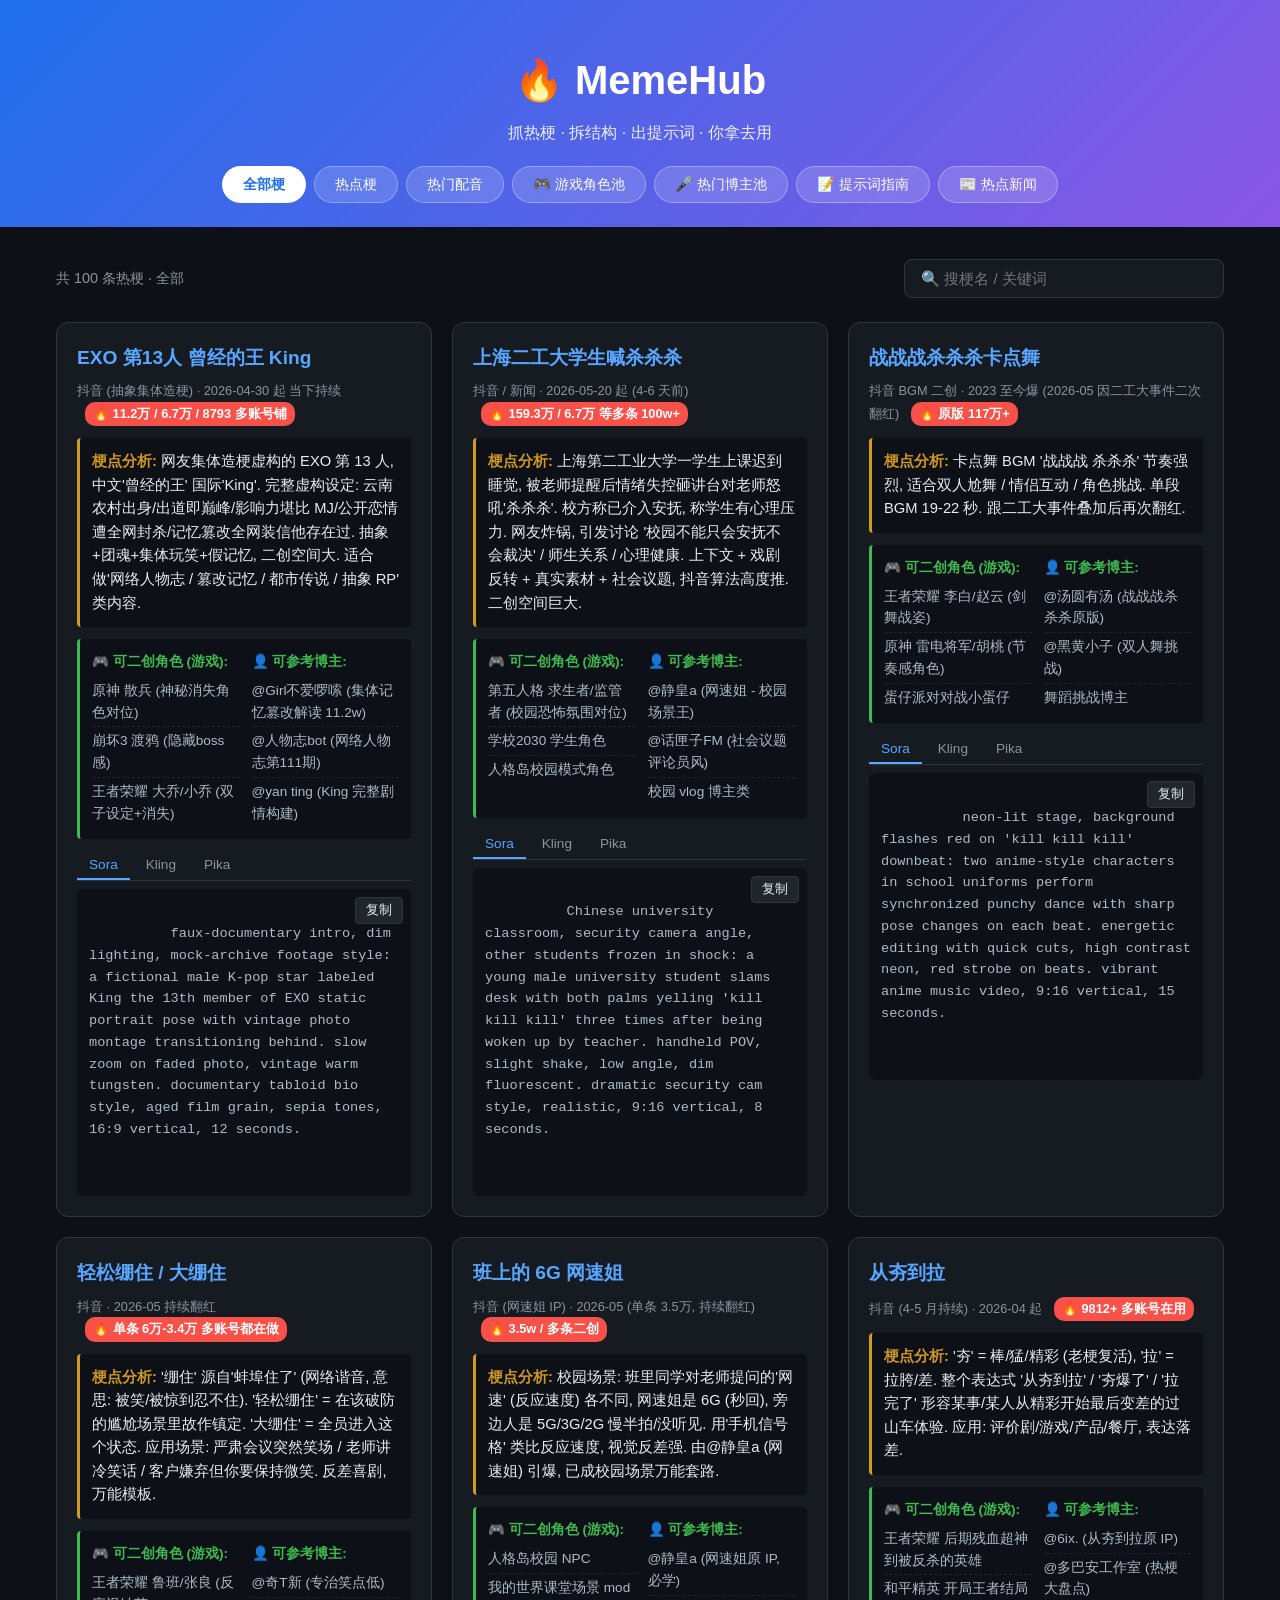
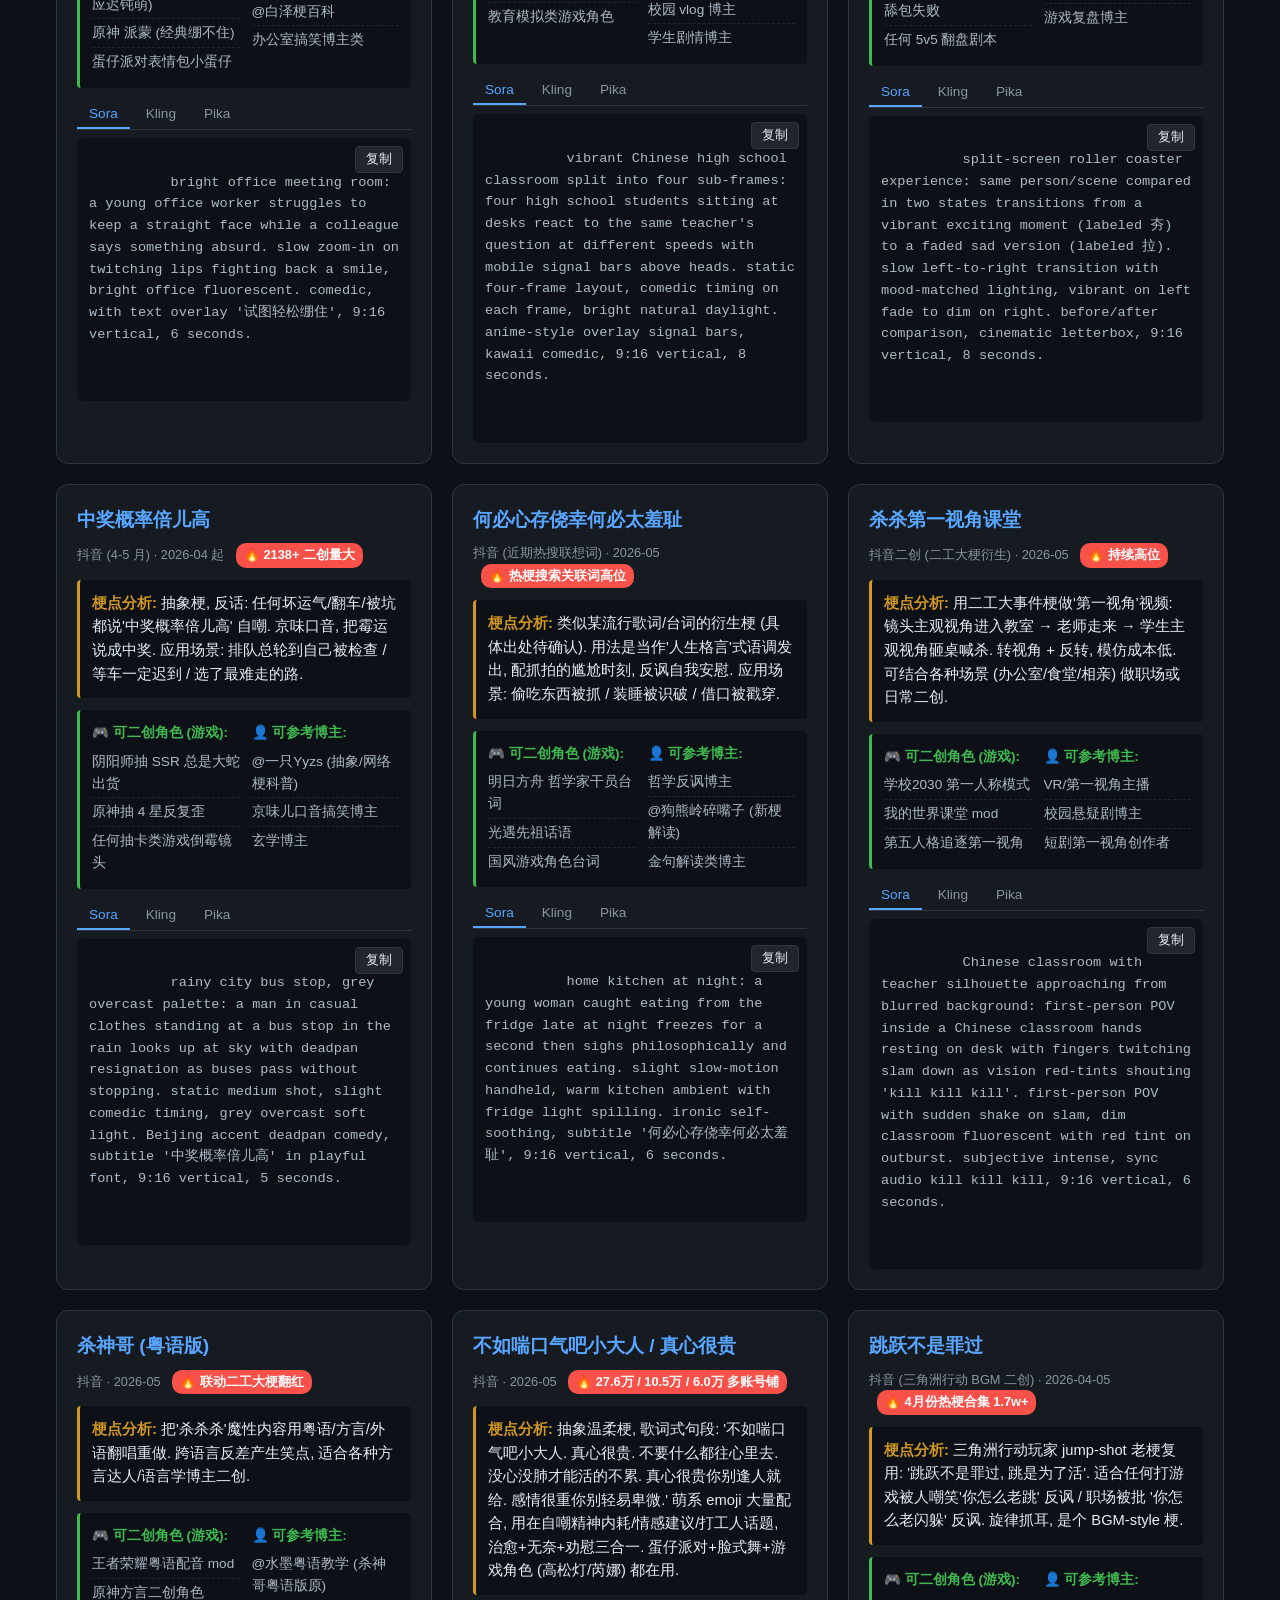
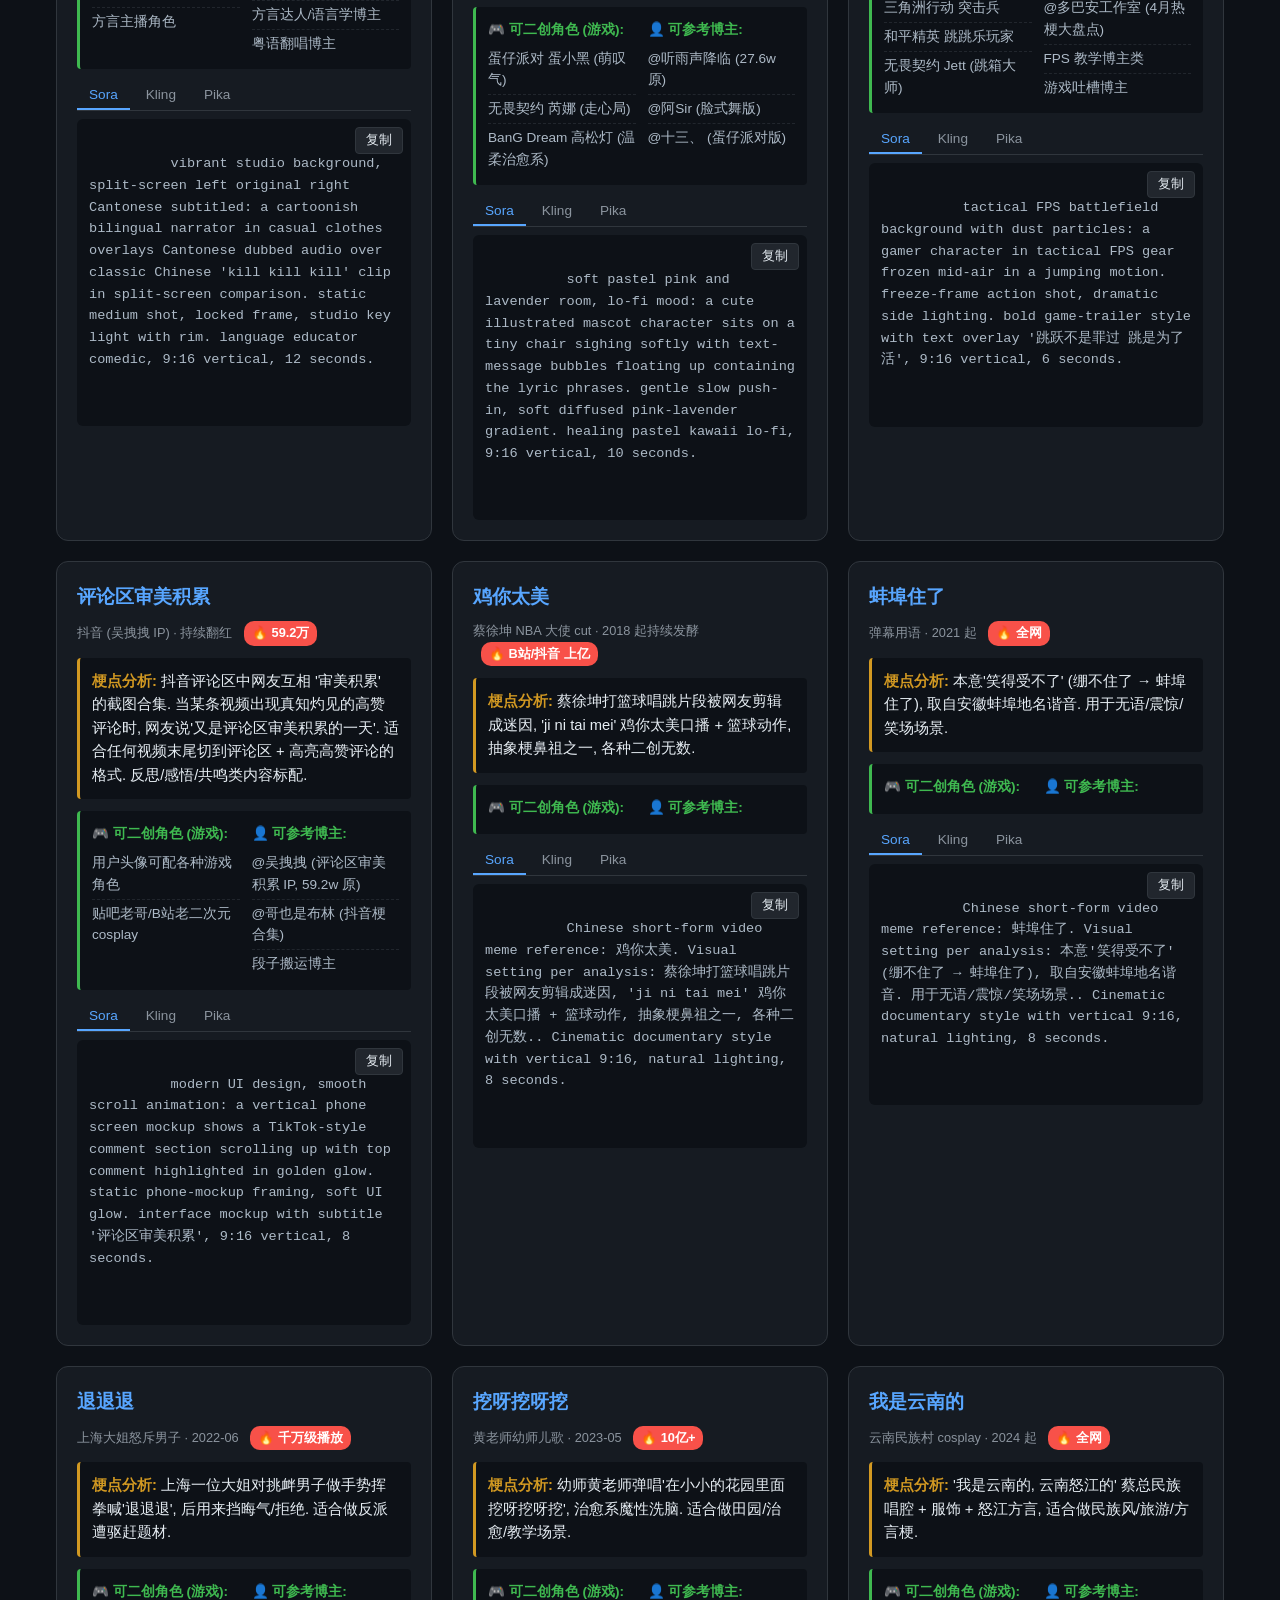
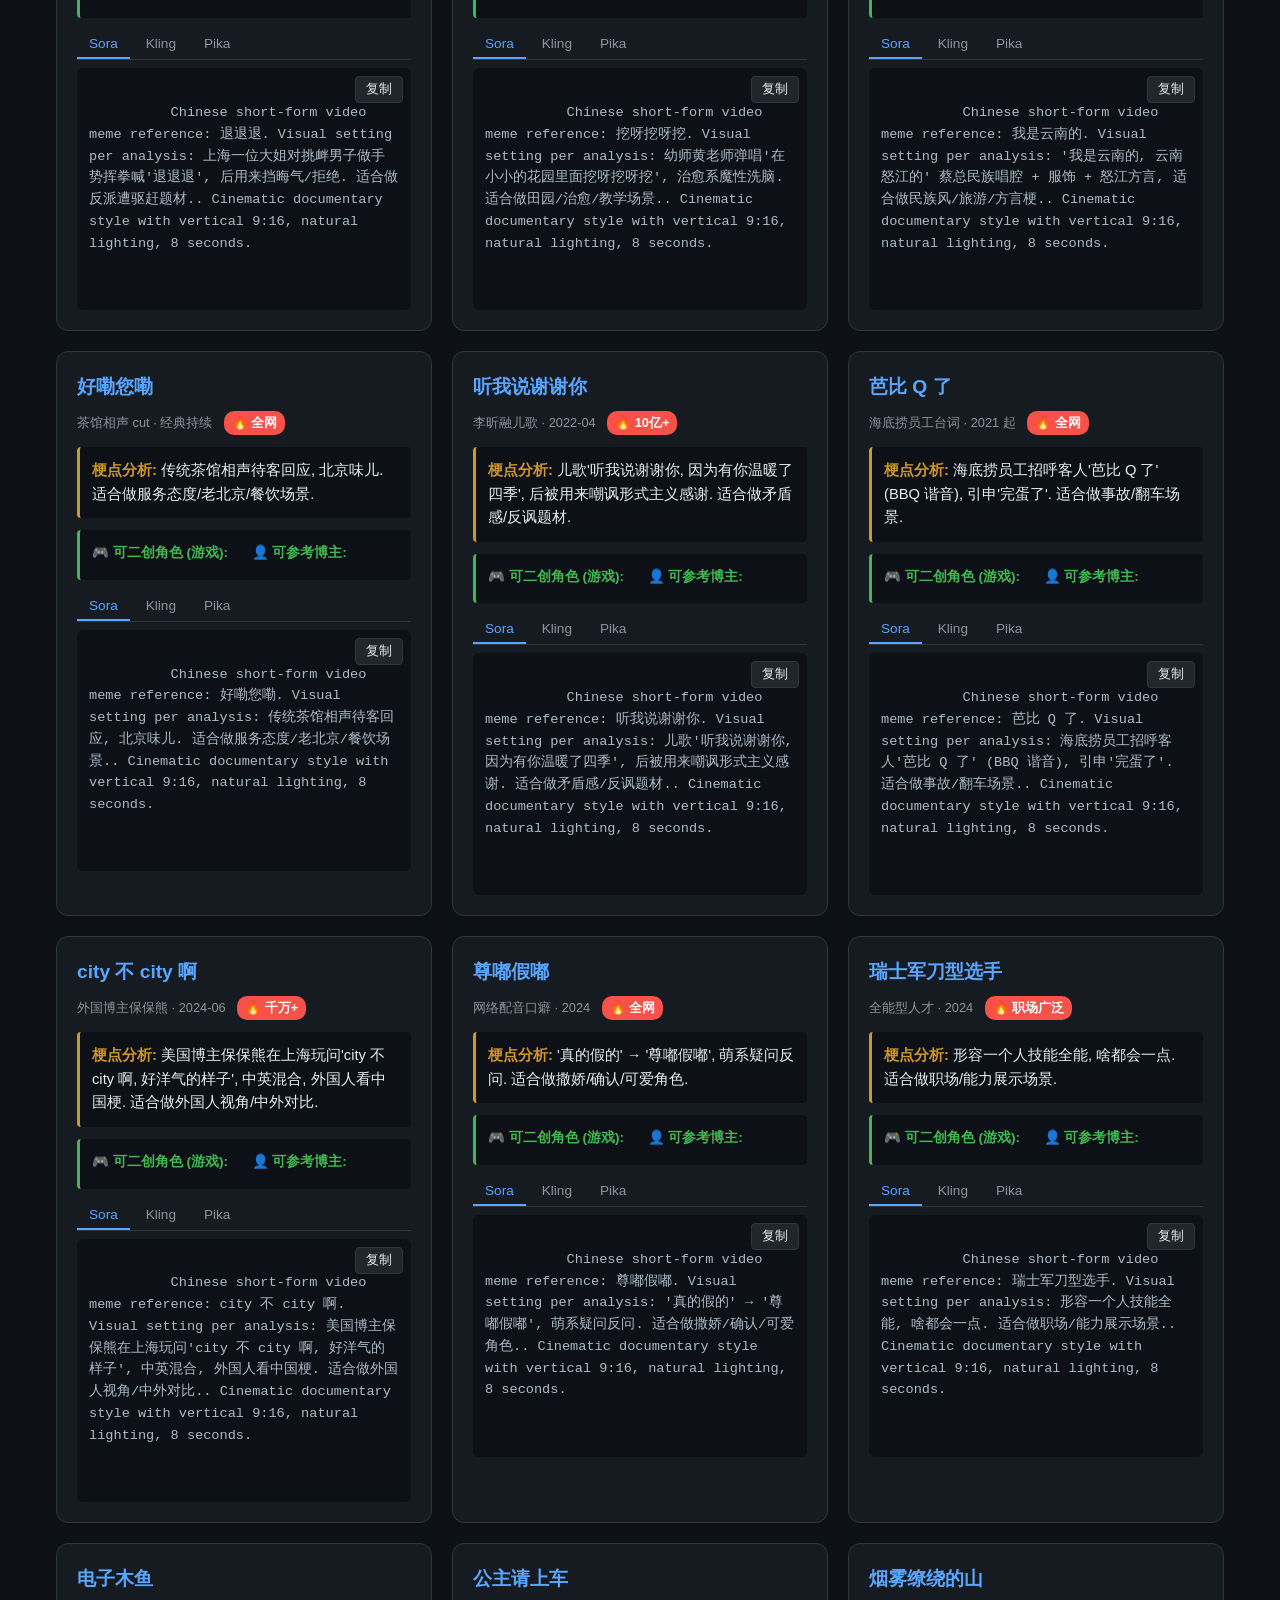
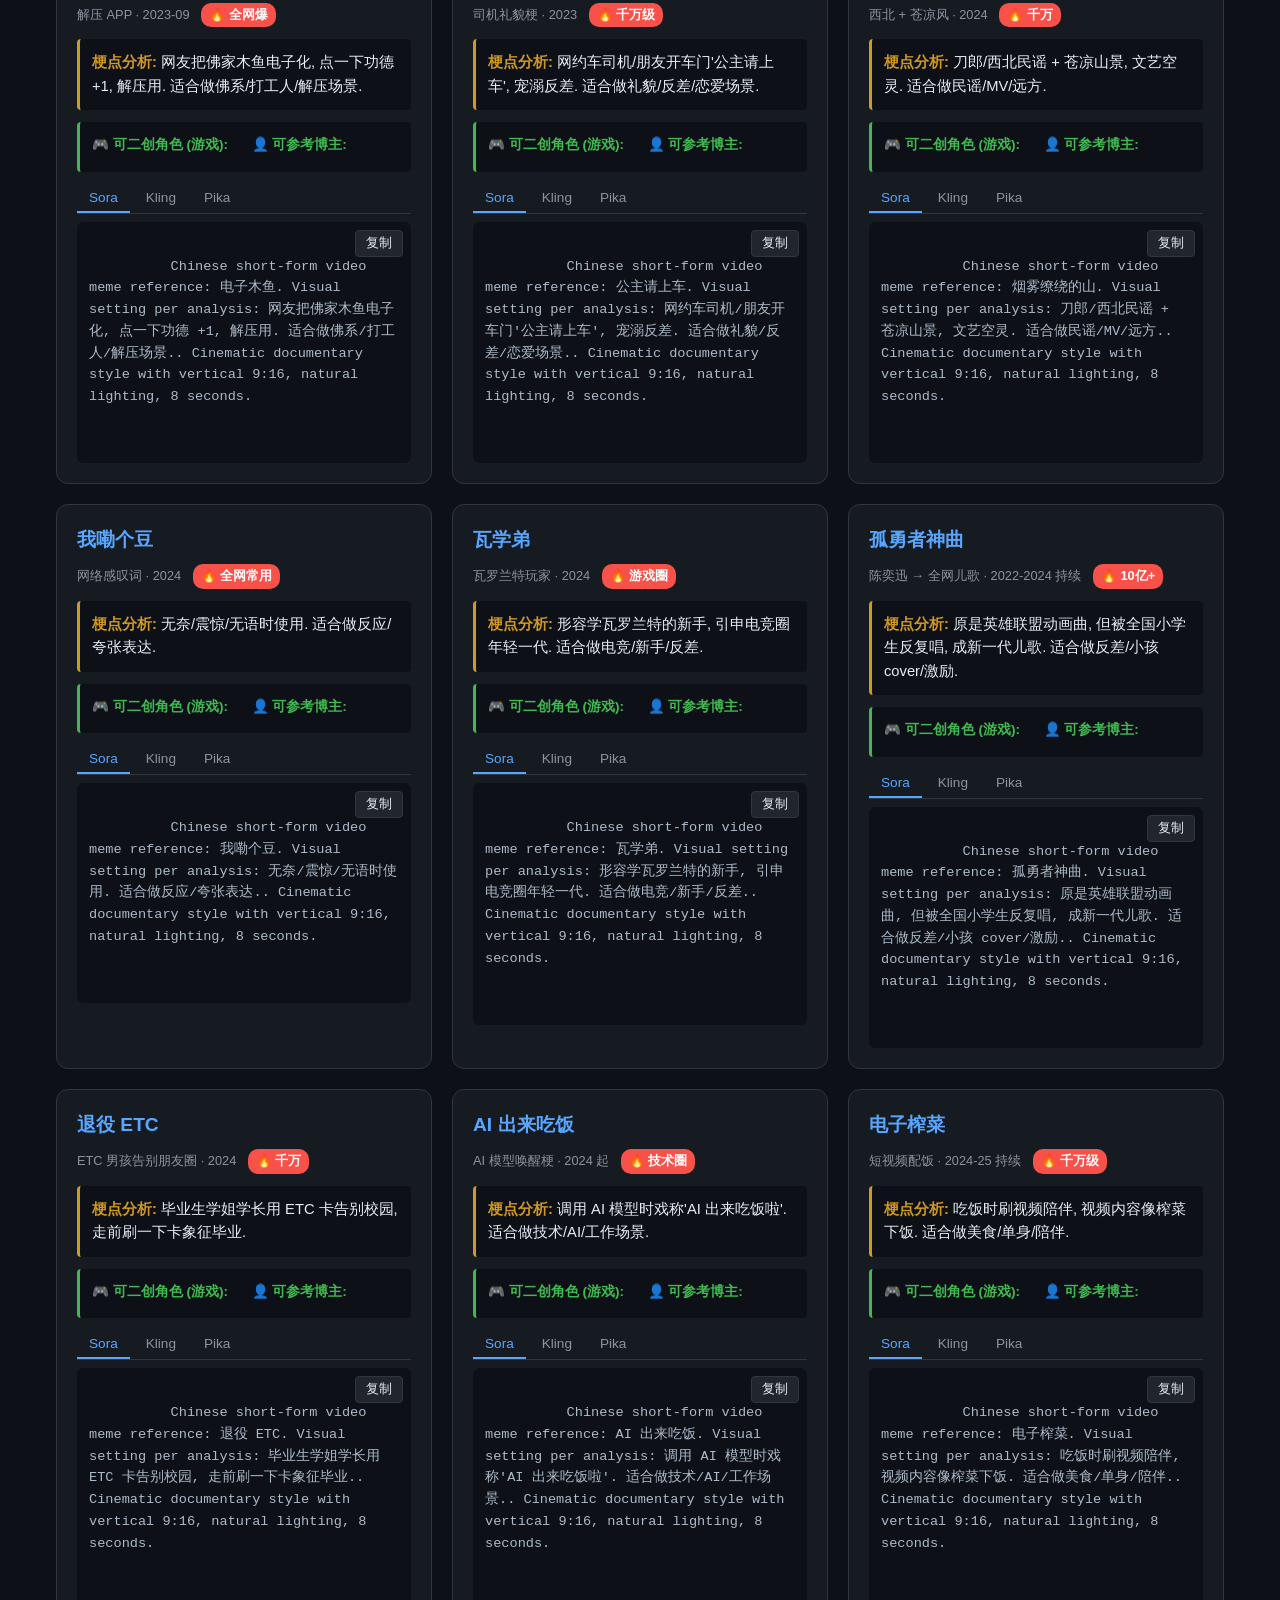
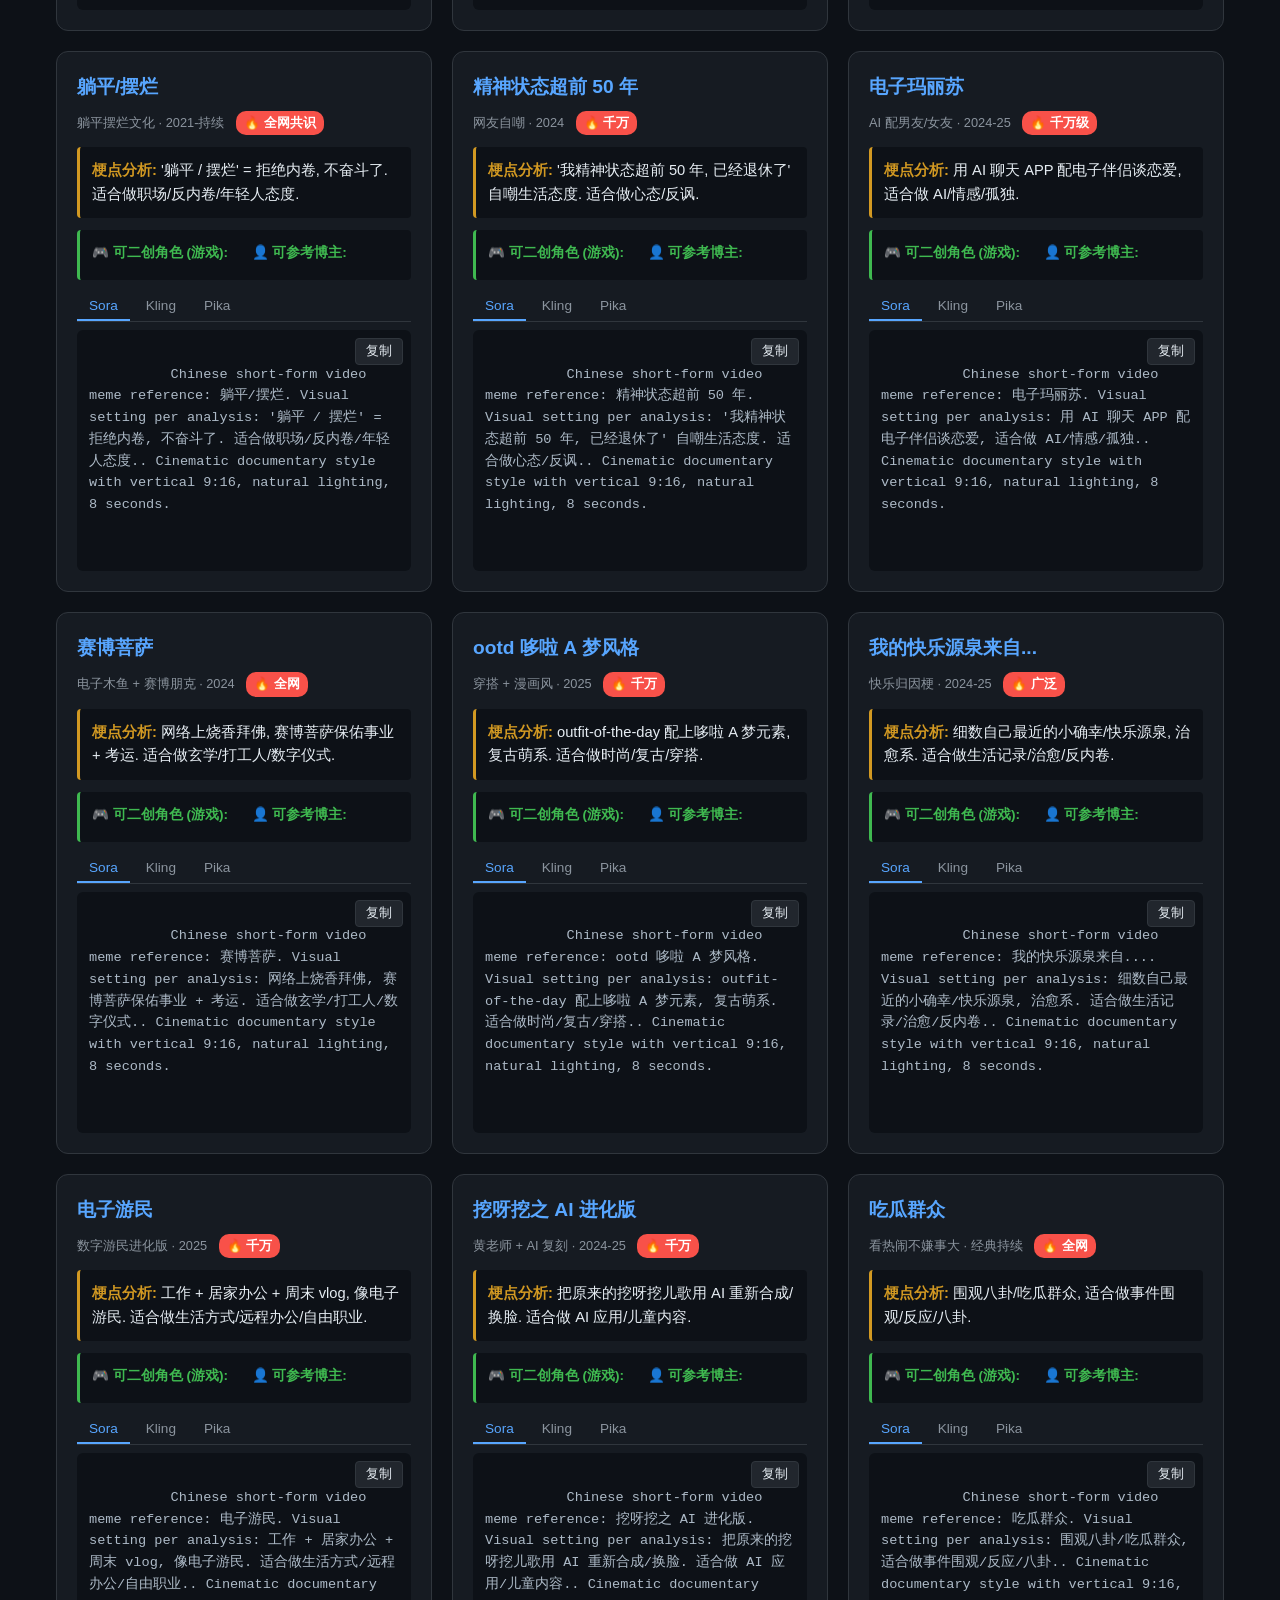
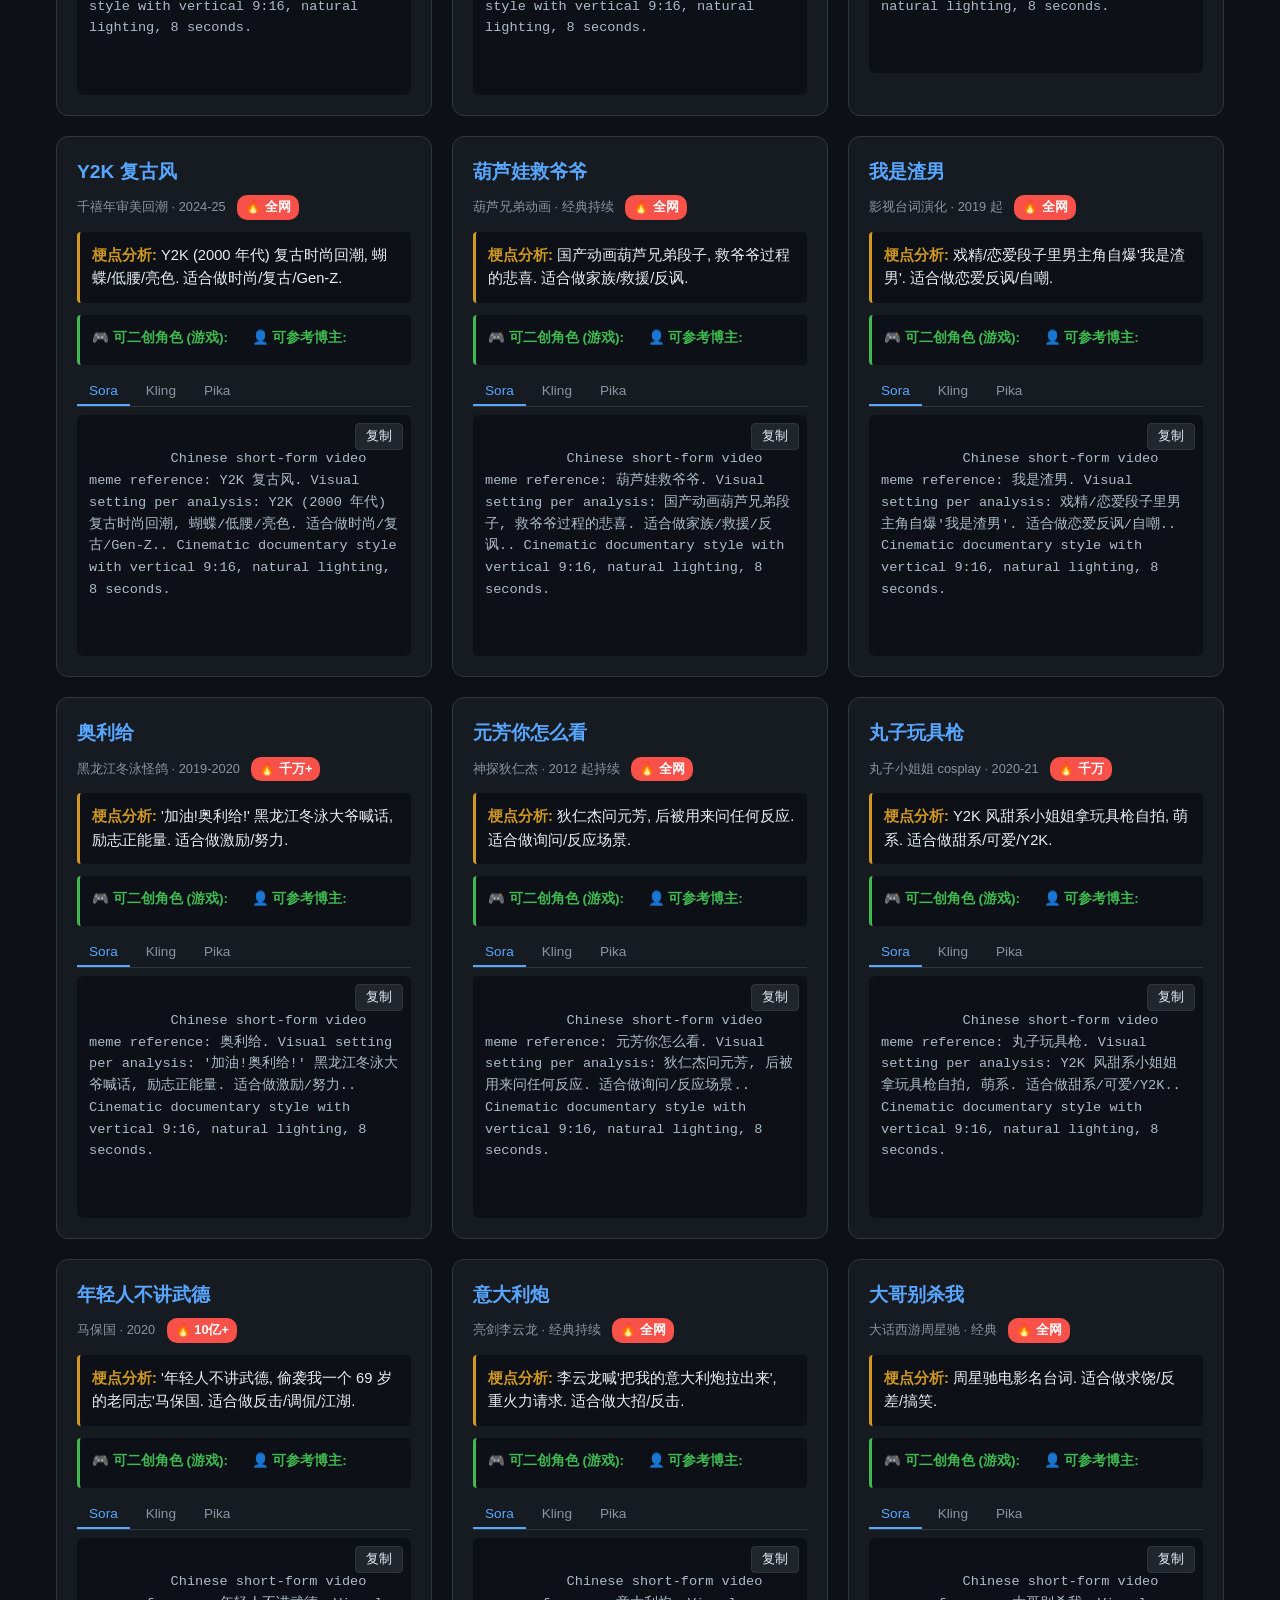
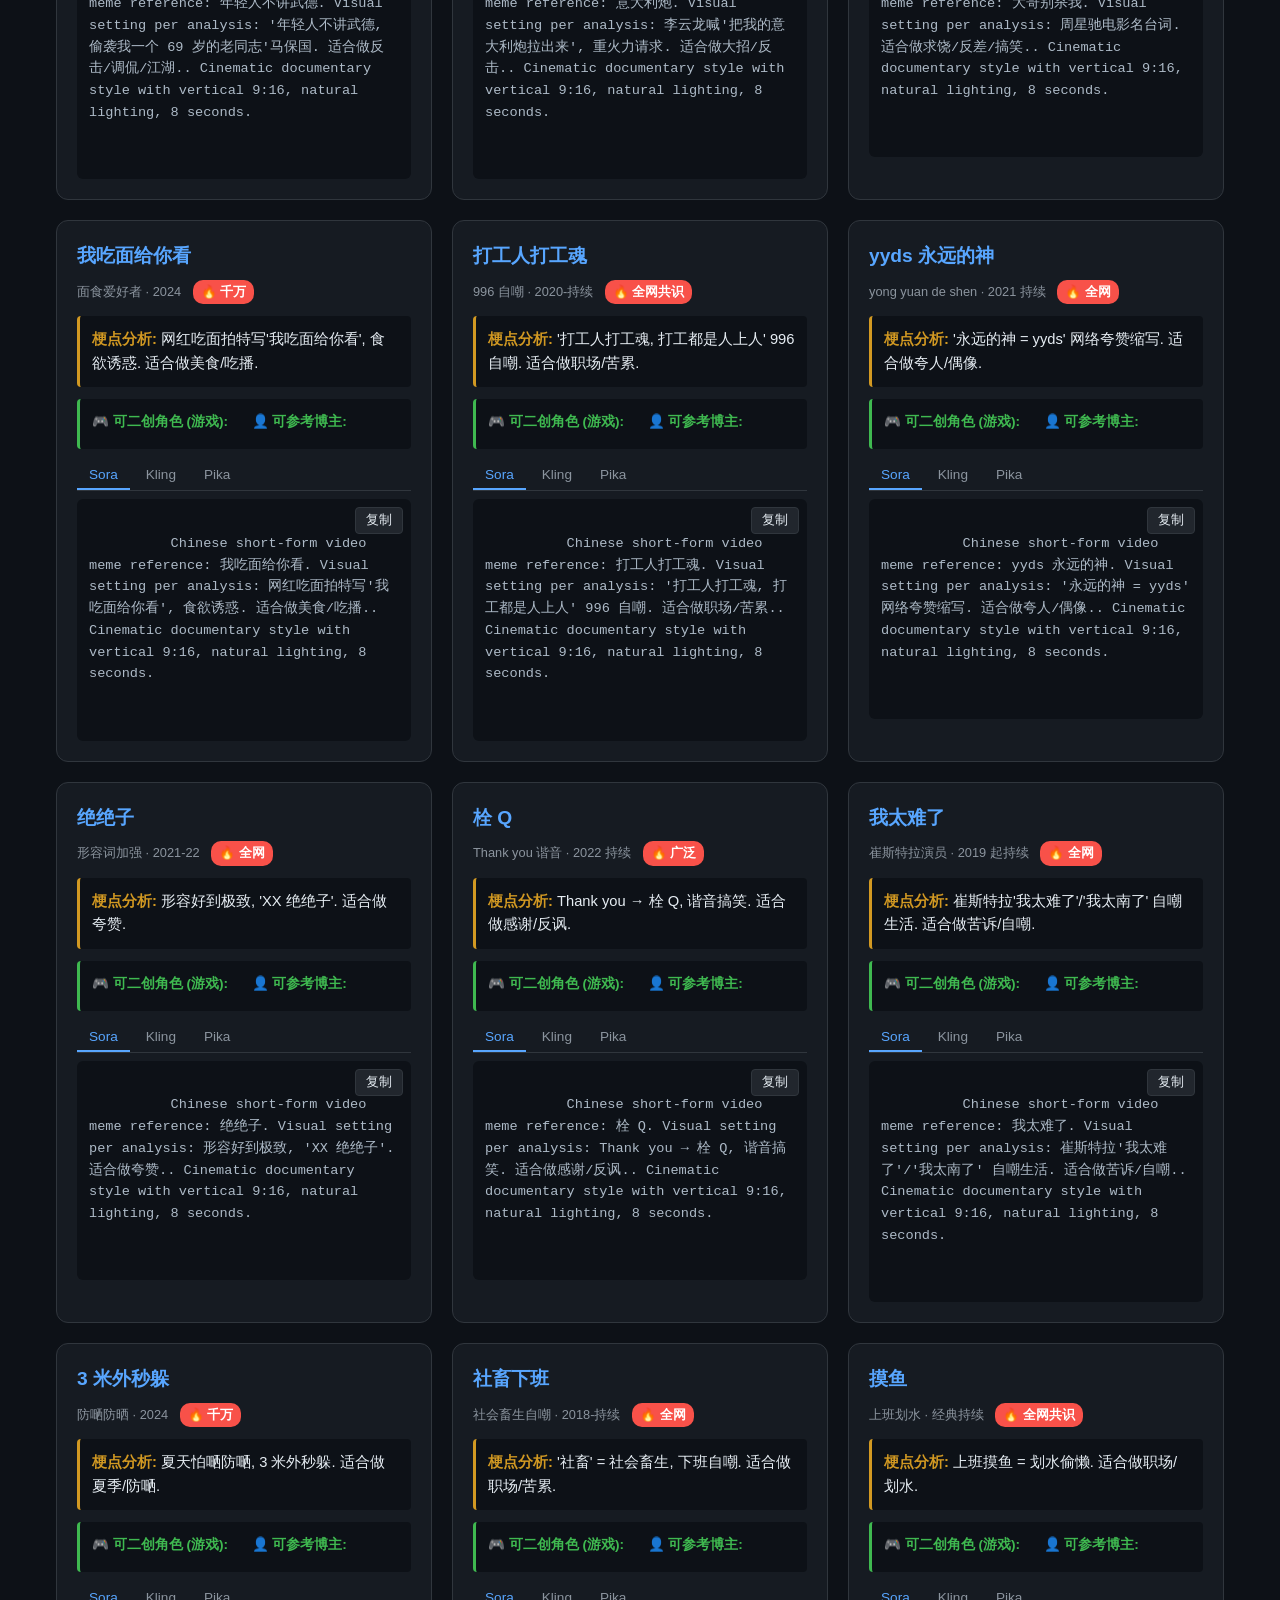
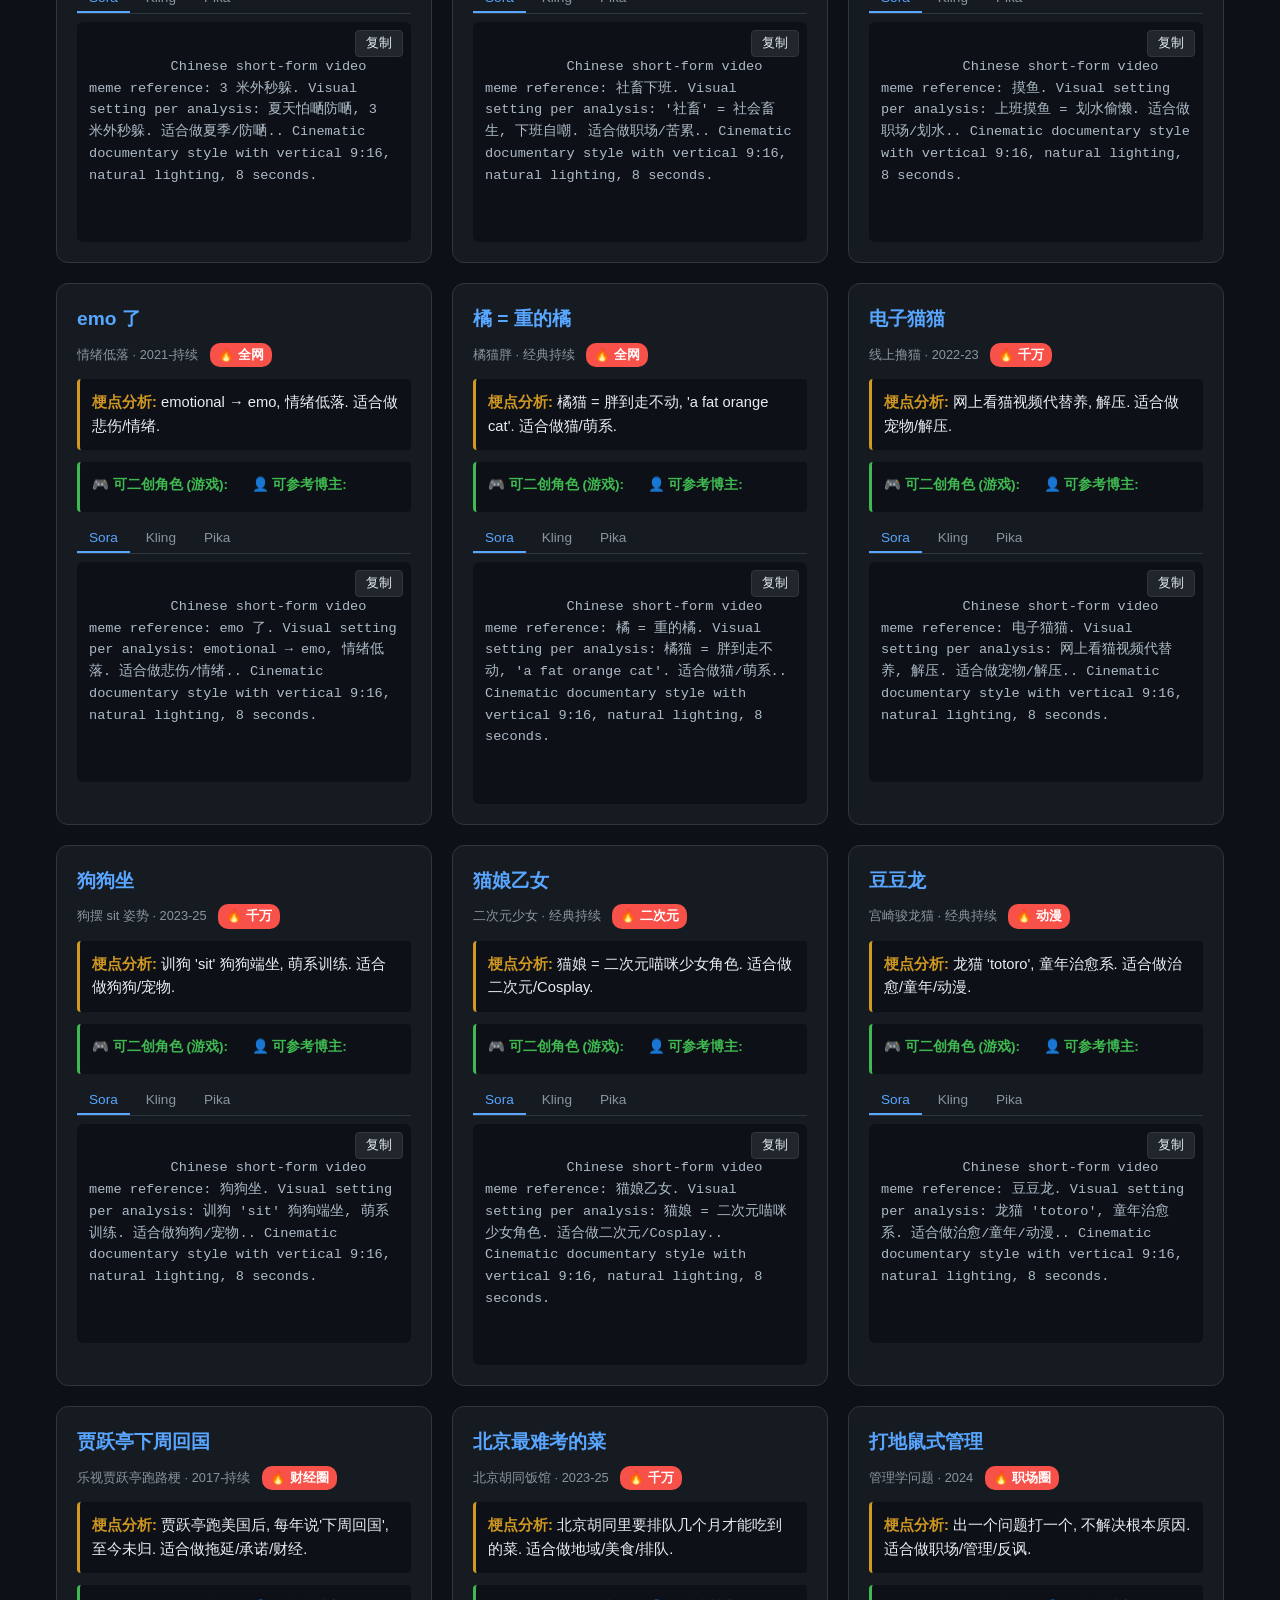
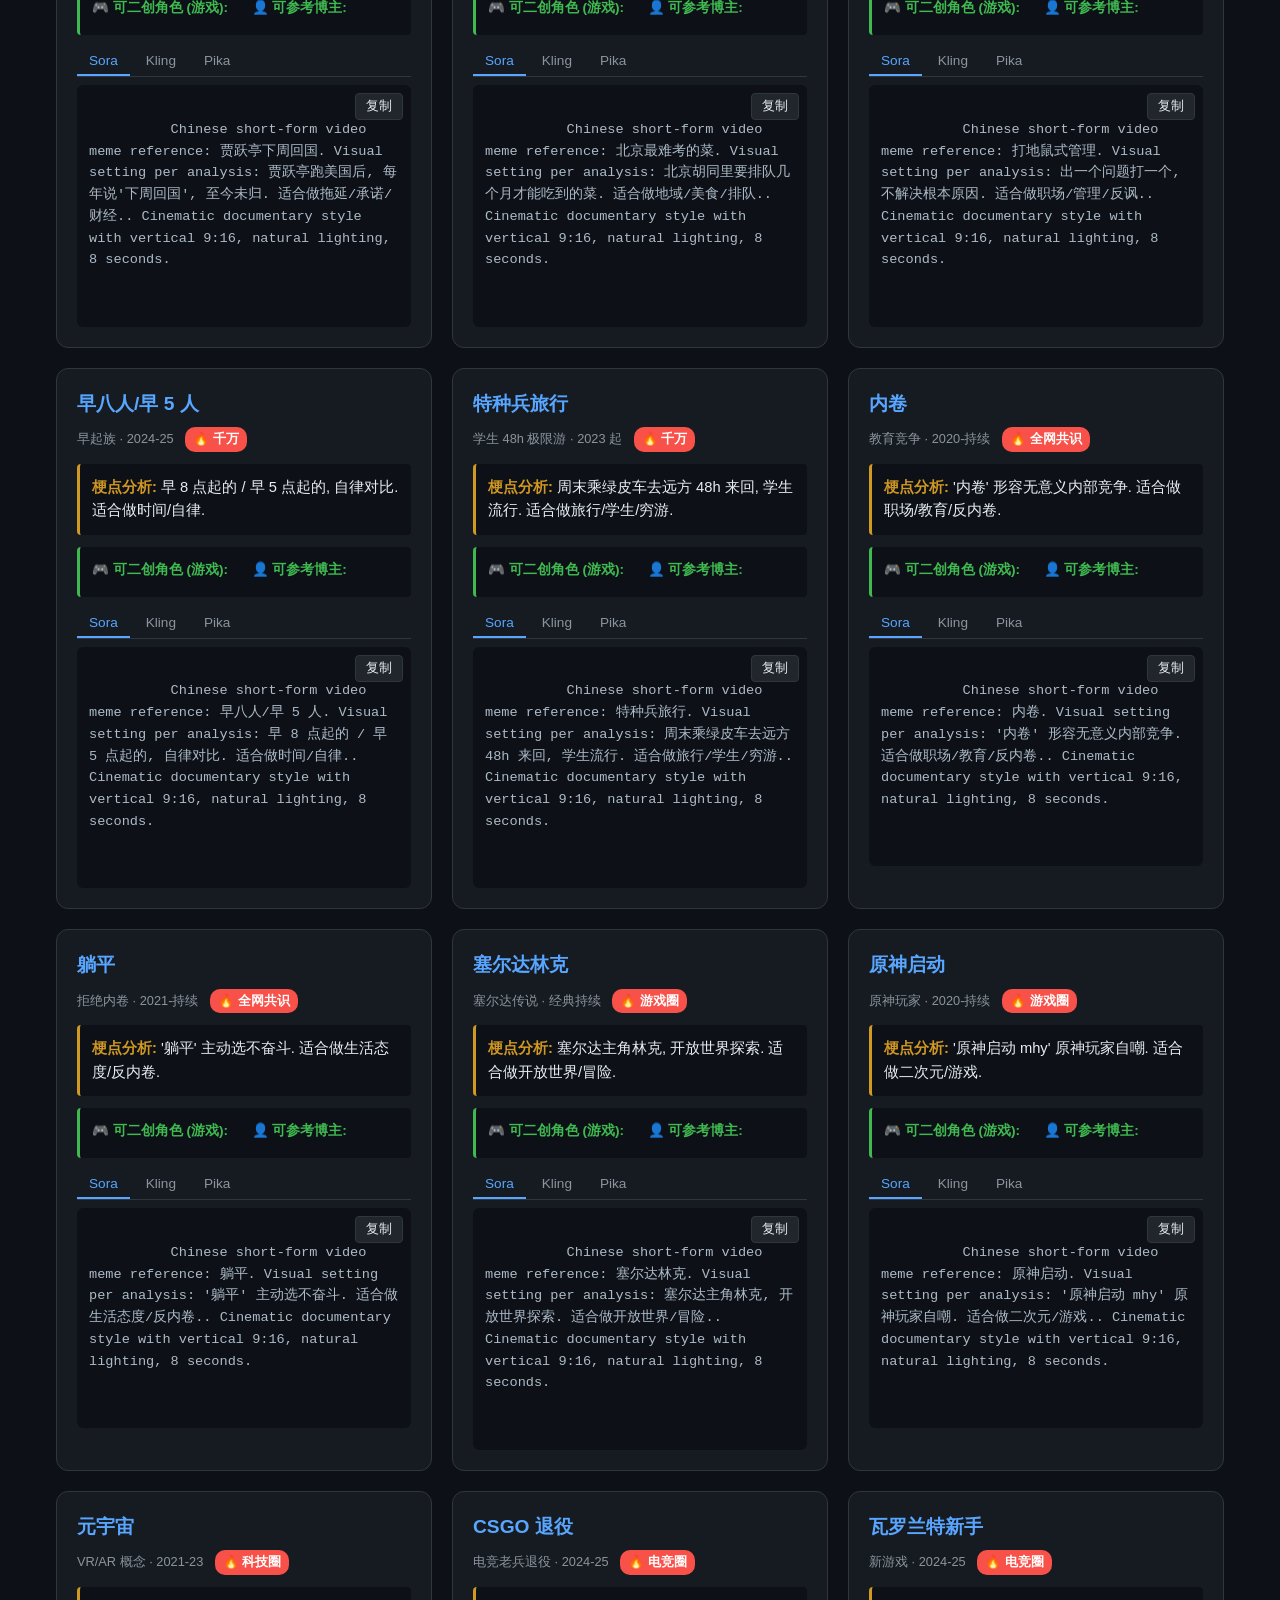
<file: index.html>
<!DOCTYPE html>
<html lang="zh-CN">
<head>
  <meta charset="UTF-8">
  <meta name="viewport" content="width=device-width, initial-scale=1.0">
  <title>MemeHub - 热梗提示词工厂</title>
  <link rel="stylesheet" href="style.css">
</head>
<body>
  <header>
    <h1>🔥 MemeHub</h1>
    <p class="tagline">抓热梗 · 拆结构 · 出提示词 · 你拿去用</p>
    <nav id="domains">
      <button class="active" data-view="memes" data-domain="全部">全部梗</button>
      <button data-view="memes" data-domain="热点梗">热点梗</button>
      <button data-view="memes" data-domain="热门配音">热门配音</button>
      <button data-view="characters" data-domain="">🎮 游戏角色池</button>
      <button data-view="bloggers" data-domain="">🎤 热门博主池</button>
      <button data-view="guide" data-domain="">📝 提示词指南</button>
      <button data-view="news" data-domain="">📰 热点新闻</button>
    </nav>
  </header>

  <main>
    <div class="meta-bar">
      <span id="count">加载中...</span>
      <input id="search" placeholder="🔍 搜梗名 / 关键词" />
    </div>
    <div id="cards"></div>
  </main>

  <footer>
    <p>富贵 (AI 助理) 自动抓取 · 数据更新于 <span id="updated">--</span></p>
    <p><a href="https://github.com/qinqin-boop/memehub" target="_blank">GitHub 源代码</a></p>
  </footer>

  <script src="app.js"></script>
</body>
</html>
</file>
<file: style.css>
* {
  box-sizing: border-box;
  margin: 0;
  padding: 0;
}

body {
  font-family: -apple-system, BlinkMacSystemFont, "PingFang SC", "Microsoft YaHei", sans-serif;
  background: #0d1117;
  color: #e6edf3;
  line-height: 1.6;
}

header {
  text-align: center;
  padding: 48px 16px 24px;
  background: linear-gradient(135deg, #1f6feb 0%, #8957e5 100%);
  color: #fff;
}

header h1 {
  font-size: 2.5rem;
  margin-bottom: 8px;
}

.tagline {
  font-size: 1rem;
  opacity: 0.9;
  margin-bottom: 20px;
}

nav#domains {
  display: flex;
  gap: 8px;
  justify-content: center;
  flex-wrap: wrap;
}

nav#domains button {
  background: rgba(255, 255, 255, 0.15);
  border: 1px solid rgba(255, 255, 255, 0.3);
  color: #fff;
  padding: 8px 20px;
  border-radius: 20px;
  cursor: pointer;
  font-size: 0.9rem;
  transition: all 0.2s;
}

nav#domains button.active {
  background: #fff;
  color: #1f6feb;
  font-weight: 600;
}

nav#domains button:disabled {
  opacity: 0.5;
  cursor: not-allowed;
}

main {
  max-width: 1200px;
  margin: 0 auto;
  padding: 32px 16px;
}

.meta-bar {
  display: flex;
  justify-content: space-between;
  align-items: center;
  margin-bottom: 24px;
  gap: 16px;
  flex-wrap: wrap;
}

#count {
  color: #8b949e;
  font-size: 0.9rem;
}

#search {
  flex: 1;
  max-width: 320px;
  padding: 10px 16px;
  background: #161b22;
  border: 1px solid #30363d;
  border-radius: 8px;
  color: #e6edf3;
  font-size: 0.95rem;
}

#search:focus {
  outline: none;
  border-color: #1f6feb;
}

#cards {
  display: grid;
  grid-template-columns: repeat(auto-fill, minmax(340px, 1fr));
  gap: 20px;
}

.card {
  background: #161b22;
  border: 1px solid #30363d;
  border-radius: 12px;
  padding: 20px;
  transition: transform 0.15s, border-color 0.15s;
}

.card:hover {
  transform: translateY(-2px);
  border-color: #1f6feb;
}

.card h3 {
  font-size: 1.2rem;
  margin-bottom: 8px;
  color: #58a6ff;
}

.card .source {
  font-size: 0.8rem;
  color: #8b949e;
  margin-bottom: 12px;
}

.card .source .heat {
  display: inline-block;
  background: #f85149;
  color: #fff;
  padding: 2px 8px;
  border-radius: 10px;
  margin-left: 8px;
  font-weight: 600;
}

.card .analysis {
  background: #0d1117;
  border-left: 3px solid #d29922;
  padding: 12px;
  margin: 12px 0;
  border-radius: 4px;
  font-size: 0.92rem;
}

.card .analysis strong {
  color: #d29922;
}

.chars {
  background: #0d1117;
  border-left: 3px solid #3fb950;
  padding: 12px;
  margin: 12px 0;
  border-radius: 4px;
  font-size: 0.85rem;
  display: grid;
  grid-template-columns: 1fr 1fr;
  gap: 12px;
}

.chars-group strong {
  color: #3fb950;
  display: block;
  margin-bottom: 4px;
}

.chars ul {
  list-style: none;
  padding-left: 0;
  margin: 0;
}

.chars li {
  padding: 3px 0;
  color: #adbac7;
  border-bottom: 1px dashed #21262d;
}

.chars li:last-child {
  border-bottom: none;
}

@media (max-width: 600px) {
  .chars {
    grid-template-columns: 1fr;
  }
}

/* 游戏角色板块 */
.game-section {
  margin-bottom: 32px;
}

.game-section h2 {
  color: #58a6ff;
  font-size: 1.4rem;
  margin-bottom: 12px;
  padding-bottom: 8px;
  border-bottom: 2px solid #30363d;
}

.game-tag {
  display: inline-block;
  background: #21262d;
  color: #adbac7;
  font-size: 0.75rem;
  font-weight: 400;
  padding: 2px 10px;
  border-radius: 10px;
  margin-left: 8px;
  vertical-align: middle;
}

.char-grid {
  display: grid;
  grid-template-columns: repeat(auto-fill, minmax(260px, 1fr));
  gap: 14px;
}

.char-card {
  background: #161b22;
  border: 1px solid #30363d;
  border-radius: 10px;
  padding: 14px;
}

.char-card h4 {
  color: #3fb950;
  font-size: 1.05rem;
  margin-bottom: 4px;
}

.char-type {
  display: inline-block;
  background: #1f6feb22;
  color: #58a6ff;
  font-size: 0.75rem;
  padding: 2px 8px;
  border-radius: 8px;
  margin-bottom: 8px;
}

.char-vibe {
  color: #adbac7;
  font-size: 0.85rem;
  margin-bottom: 10px;
  line-height: 1.4;
}

.char-fit {
  font-size: 0.75rem;
  color: #8b949e;
}

.char-fit strong {
  color: #d29922;
  display: block;
  margin-bottom: 4px;
}

.meme-tag {
  display: inline-block;
  background: #21262d;
  border: 1px solid #30363d;
  padding: 2px 8px;
  border-radius: 6px;
  margin: 2px 4px 2px 0;
  font-size: 0.72rem;
  color: #adbac7;
}

.blogger-card .blogger-meta {
  background: #0d1117;
  padding: 10px;
  border-radius: 6px;
  margin: 10px 0;
  font-size: 0.85rem;
  color: #adbac7;
}

.blogger-card .blogger-meta strong {
  color: #d29922;
}

.blogger-card.needs-input {
  border-color: #d29922;
}

.badge-todo {
  display: inline-block;
  background: #d2992233;
  color: #d29922;
  border: 1px solid #d29922;
  font-size: 0.7rem;
  padding: 2px 8px;
  border-radius: 8px;
  vertical-align: middle;
}

.guide-card {
  border-left: 4px solid #d29922;
}

.guide-tag {
  display: inline-block;
  background: #d2992222;
  color: #d29922;
  font-size: 0.75rem;
  padding: 2px 8px;
  border-radius: 8px;
  font-weight: 400;
  vertical-align: middle;
}

.guide-tips {
  list-style: none;
  padding: 0;
  margin: 12px 0 0 0;
}

.guide-tips li {
  padding: 8px 0 8px 24px;
  position: relative;
  color: #adbac7;
  font-size: 0.9rem;
  line-height: 1.6;
  border-bottom: 1px dashed #21262d;
}

.guide-tips li:before {
  content: "💡";
  position: absolute;
  left: 0;
}

.guide-tips li:last-child {
  border-bottom: none;
}

.guide-tips strong {
  color: #58a6ff;
}

.prompt-tabs {
  display: flex;
  gap: 4px;
  margin: 12px 0 8px;
  border-bottom: 1px solid #30363d;
}

.prompt-tabs button {
  background: none;
  border: none;
  color: #8b949e;
  padding: 6px 12px;
  cursor: pointer;
  font-size: 0.85rem;
  border-bottom: 2px solid transparent;
}

.prompt-tabs button.active {
  color: #58a6ff;
  border-bottom-color: #58a6ff;
}

.prompt-body {
  background: #0d1117;
  padding: 12px;
  border-radius: 6px;
  font-family: ui-monospace, SFMono-Regular, Menlo, monospace;
  font-size: 0.85rem;
  color: #adbac7;
  white-space: pre-wrap;
  position: relative;
  min-height: 80px;
}

.copy-btn {
  position: absolute;
  top: 8px;
  right: 8px;
  background: #21262d;
  border: 1px solid #30363d;
  color: #e6edf3;
  padding: 4px 10px;
  border-radius: 4px;
  cursor: pointer;
  font-size: 0.8rem;
}

.copy-btn:hover {
  background: #30363d;
}

.copy-btn.copied {
  background: #238636;
  border-color: #238636;
}

footer {
  text-align: center;
  padding: 32px 16px;
  color: #8b949e;
  font-size: 0.85rem;
  border-top: 1px solid #30363d;
  margin-top: 48px;
}

footer a {
  color: #58a6ff;
  text-decoration: none;
}

footer a:hover {
  text-decoration: underline;
}

@media (max-width: 600px) {
  header h1 {
    font-size: 1.8rem;
  }

  #cards {
    grid-template-columns: 1fr;
  }
}


/* ===== News view ===== */
.news-section { margin: 24px 0; }
.news-section h2 {
  color: #1a365d;
  font-size: 1.2rem;
  border-bottom: 2px solid #c9b97a;
  padding-bottom: 6px;
  margin-bottom: 12px;
}
.news-list { display: grid; grid-template-columns: repeat(auto-fit, minmax(280px, 1fr)); gap: 12px; }
.news-card { padding: 14px; border-left: 4px solid #2d6e2d; background: #fff; border-radius: 6px; }
.news-card .video-angle { margin-top: 8px; padding: 6px 10px; background: #fef6e4; border-radius: 4px; color: #8b6f1c; font-size: 0.88rem; }
</file>
